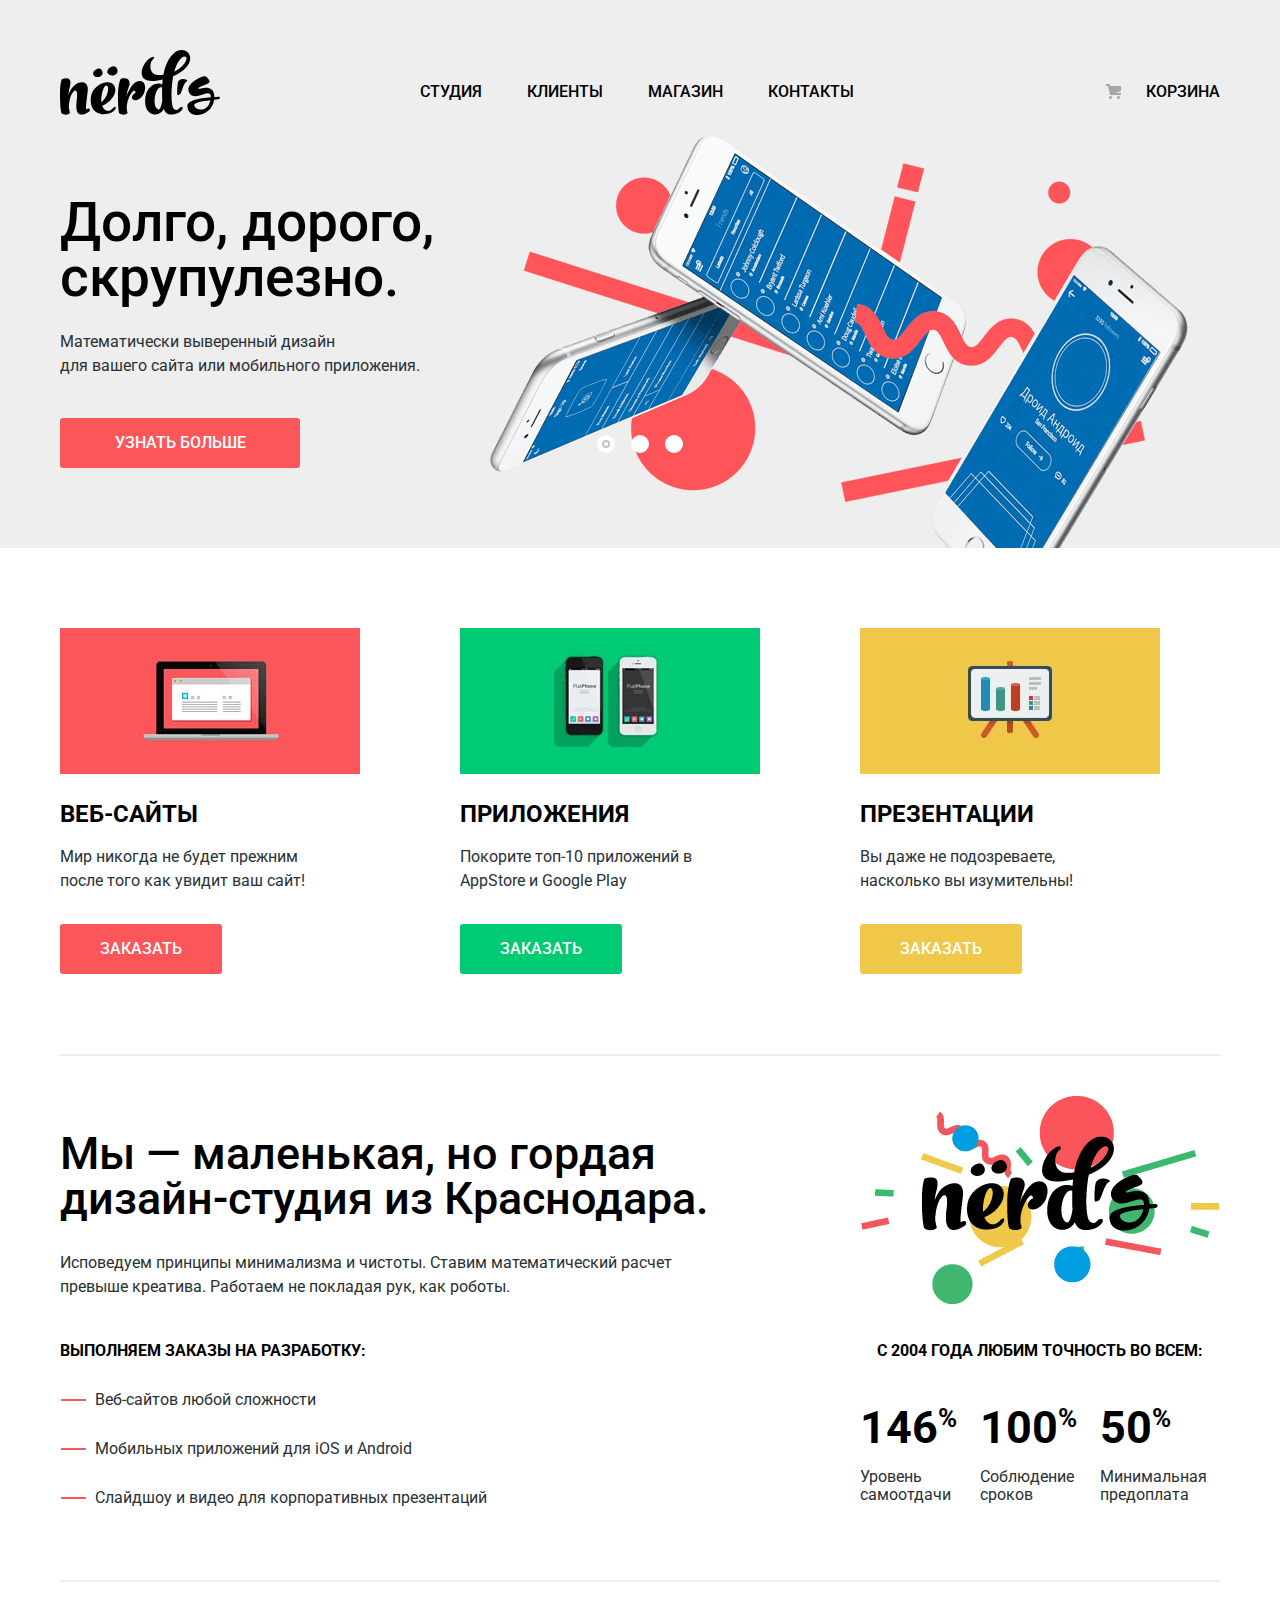
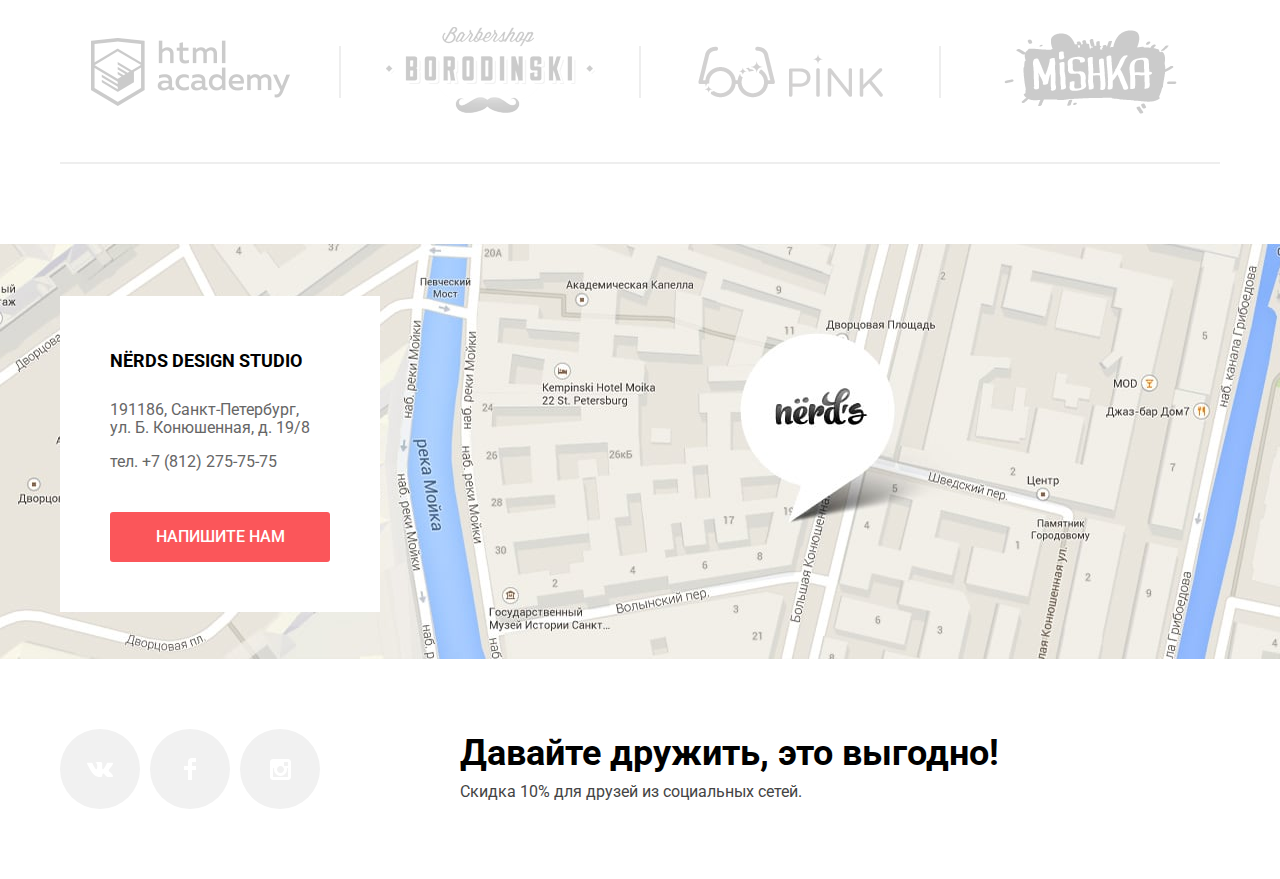
<file: index.html>
<!DOCTYPE html>
<html lang="ru">
<head>
  <meta charset="utf-8">
  <title>Нёрдс</title>
  <link href="https://fonts.googleapis.com/css?family=Roboto:400,500,700&amp;subset=cyrillic" rel="stylesheet">
  <link rel="stylesheet" href="css/normalize.min.css">
  <link rel="stylesheet" href="css/style.min.css">
</head>
<body>
  <header class="page-header">
    <div class="container">
      <div class="page-header__top">
        <a class="page-header__logo">
          <img src="img/logo.svg" width="160" height="65" alt="Логотип дизайн-студии «Нёрдс»">
        </a>
        <nav class="main-nav">
          <ul class="main-nav__list main-nav__list_main">
            <li class="main-nav__link"><a href="about.html">Студия</a></li>
            <li class="main-nav__link"><a href="clients.html">Клиенты</a></li>
            <li class="main-nav__link"><a href="catalog.html">Магазин</a></li>
            <li class="main-nav__link"><a href="contacts.html">Контакты</a></li>
          </ul>
          <ul class="main-nav__list main-nav__list_user">
            <li class="main-nav__link main-nav__link_cart"><a href="cart.html">Корзина</a></li>
          </ul>
        </nav>
      </div>
      <section class="welcome-slider">
        <h2 class="visually-hidden">Преимущества</h2>
        <ul class="welcome-slider__list">
          <li class="welcome-slider__item">
            <h3>Долго, дорого, скрупулезно.</h3>
            <p>Математически выверенный дизайн<br> для вашего сайта или мобильного приложения.</p>
            <a class="welcome-slider__button button" href="about.html">Узнать больше</a>
          </li>
          <li class="welcome-slider__item">
            <h3>Любим математику как никто другой.</h3>
            <p>Никакого креатива, только математические формулы для расчета идеальных пропорций.</p>
            <a class="welcome-slider__button button" href="about.html">Узнать больше</a>
          </li>
          <li class="welcome-slider__item">
            <h3>Только ночь,<br> только хардкор.</h3>
            <p>Работать днем, как все? Мы против этого.<br> Ближе к полуночи работа только начинается.</p>
            <a class="welcome-slider__button button" href="about.html">Узнать больше</a>
          </li>
        </ul>
        <div class="welcome-slider__dots">
          <button class="welcome-slider__dot welcome-slider__dot_active" type="button">Первый слайд</button>
          <button class="welcome-slider__dot" type="button">Второй слайд</button>
          <button class="welcome-slider__dot" type="button">Третий слайд</button>
        </div>
      </section>
    </div>
  </header>
  <main class="page-content">
    <div class="container">
      <section class="services">
        <h2 class="visually-hidden">Наши услуги</h2>
        <ul class="services__list">
          <li class="services__item services__item_pink">
            <img src="img/illustration-1.jpg" width="300" height="146" alt="Услуга «Веб-сайты»">
            <h3>Веб-сайты</h3>
            <p>Мир никогда не будет прежним<br> после того как увидит ваш сайт!</p>
            <a class="services__button button" href="services.html">Заказать</a>
          </li>
          <li class="services__item services__item_green">
            <img src="img/illustration-2.jpg" width="300" height="146" alt="Услуга «Приложения»">
            <h3>Приложения</h3>
            <p>Покорите топ-10 приложений в AppStore и Google Play</p>
            <a class="services__button button" href="services.html">Заказать</a>
          </li>
          <li class="services__item services__item_yellow">
            <img src="img/illustration-3.jpg" width="300" height="146" alt="Услуга «Презентации»">
            <h3>Презентации</h3>
            <p>Вы даже не подозреваете,<br> насколько вы изумительны!</p>
            <a class="services__button button" href="services.html">Заказать</a>
          </li>
        </ul>
      </section>
      <section class="about">
        <h2 class="visually-hidden">О нас</h2>
        <div class="about__content">
          <b class="about__title">Мы — маленькая, но гордая дизайн-студия из Краснодара.</b>
          <p class="about__description">Исповедуем принципы минимализма и чистоты. Ставим математический расчет<br> превыше креатива.
            Работаем не покладая рук, как роботы.</p>
          <span class="about__subtitle">Выполняем заказы на разработку:</span>
          <ul class="about__services">
            <li>Веб-сайтов любой сложности</li>
            <li>Мобильных приложений для iOS и Android</li>
            <li>Слайдшоу и видео для корпоративных презентаций</li>
          </ul>
        </div>
        <div class="about__statistic">
          <img src="img/nerds-illustration.png" width="360" height="208" alt="Иллюстрация дизайна-студии «Нёрдс»">
          <span class="about__subtitle">с 2004 года Любим точность во всем:</span>
          <ul class="about__features">
            <li><span>146<sup>%</sup></span> Уровень самоотдачи</li>
            <li><span>100<sup>%</sup></span> Соблюдение сроков</li>
            <li><span>50<sup>%</sup></span> Минимальная предоплата</li>
          </ul>
        </div>
      </section>
      <section class="partners">
        <h2 class="visually-hidden">Наши партнёры</h2>
        <ul class="partners__list">
          <li><a href="https://htmlacademy.ru/intensive/htmlcss" target="_blank"><img src="img/logo-1.png" width="199" height="68"
            alt="HTML Academy"></a></li>
          <li><a href="https://barber.shop" target="_blank"><img src="img/logo-2.png" width="209" height="90"
            alt="Barbershop Borodinsky"></a></li>
          <li><a href="https://pink.com" target="_blank"><img src="img/logo-3.png" width="185" height="52" alt="Pink"></a></li>
          <li><a href="https://mishka.ru" target="_blank"><img src="img/logo-4.png" width="173" height="84" alt="Mishka"></a></li>
        </ul>
      </section>
    </div>
  </main>
  <footer class="page-footer">
    <section class="map">
      <h2 class="visually-hidden">Контакты студии</h2>
      <div class="container">
        <div class="map__contacts">
          <b>NЁRDS DESIGN STUDIO</b>
          <p>191186, Санкт-Петербург,<br> ул. Б. Конюшенная, д. 19/8</p>
          <p>тел. +7 (812) 275-75-75</p>
          <a class="map__button button" href="writeus.html">Напишите нам</a>
        </div>
      </div>
      <iframe
        src="https://www.google.com/maps/embed?pb=!1m18!1m12!1m3!1d1998.5989424123647!2d30.32089461564566!3d59.938796869048474!2m3!1f0!2f0!3f0!3m2!1i1024!2i768!4f13.1!3m3!1m2!1s0x4696310fca5ba729%3A0xea9c53d4493c879f!2z0JHQvtC70YzRiNCw0Y8g0JrQvtC90Y7RiNC10L3QvdCw0Y8g0YPQuy4sIDE5LCDQodCw0L3QutGCLdCf0LXRgtC10YDQsdGD0YDQsywgMTkxMTg2!5e0!3m2!1sru!2sru!4v1530611365821"
        height="415" style="border:0; width:100%" allowfullscreen></iframe>
    </section>
    <div class="page-footer__bottom">
      <div class="container">
        <ul class="page-footer__social">
          <li><a href="https://vk.com" target="_blank">
            <span>Вконтакте</span>
            <svg xmlns="http://www.w3.org/2000/svg" width="26" height="15" viewBox="0 0 26 15">
              <path fill="#FFF"
                d="M16.138 11.51c.956-.309 2.18 2.04 3.483 2.939.978.681 1.727.534 1.727.534l3.473-.05s1.815-.112.957-1.554c-.071-.12-.503-1.069-2.585-3.022-2.177-2.043-1.882-1.712.739-5.244 1.597-2.153 2.236-3.468 2.036-4.028-.192-.539-1.365-.399-1.365-.399L20.69.713c-.381.001-.704.119-.851.515-.003.004-.621 1.666-1.445 3.079-1.741 2.989-2.436 3.148-2.724 2.961-.661-.433-.494-1.737-.494-2.664 0-2.897.432-4.105-.846-4.417-.427-.104-.739-.172-1.828-.182-1.392-.021-2.574 0-3.244.329-.445.223-.786.712-.579.74.26.035.843.16 1.155.586.401.552.389 1.789.389 1.789s.229 3.411-.54 3.834c-.528.29-1.25-.302-2.803-3.016-.793-1.388-1.392-2.922-1.392-2.922s-.116-.285-.326-.441c-.25-.185-.6-.244-.6-.244L.848.684S.29.7.085.946c-.182.218-.015.668-.015.668s2.909 6.881 6.203 10.347c3.02 3.182 6.452 2.971 6.452 2.971h1.555s.469-.054.709-.312c.224-.24.214-.691.214-.691s-.031-2.109.935-2.419z"/>
            </svg>
          </a></li>
          <li><a href="https://www.facebook.com" target="_blank">
            <span>Facebook</span>
            <svg xmlns="http://www.w3.org/2000/svg" width="12" height="22" viewBox="0 0 12 22">
              <path fill="#FFF" d="M12 4V0H8a4 4 0 0 0-4 4v4H0v4h4v10h4V12h4V8H8V4h4z"/>
            </svg>
          </a></li>
          <li><a href="https://www.instagram.com" target="_blank">
            <span>Instagram</span>
            <svg xmlns="http://www.w3.org/2000/svg" width="21" height="21" viewBox="0 0 21 21">
              <path fill="#FFF"
                d="M18 0H3C1.35 0 0 1.35 0 3v15c0 1.65 1.35 3 3 3h15c1.65 0 3-1.35 3-3V3c0-1.65-1.35-3-3-3zm-7.5 7c1.93 0 3.5 1.57 3.5 3.5S12.43 14 10.5 14 7 12.43 7 10.5 8.57 7 10.5 7zM18 18H3V9h1.181A6.504 6.504 0 0 0 4 10.5a6.5 6.5 0 1 0 13 0 6.45 6.45 0 0 0-.181-1.5H18v9zm0-11h-4V3h4v4z"/>
            </svg>
          </a></li>
        </ul>
        <div class="page-footer__promo">
          <b>Давайте дружить, это выгодно!</b>
          <p>Скидка 10% для друзей из социальных сетей.</p>
        </div>
      </div>
    </div>
  </footer>
  <section class="modal modal_callback">
    <button class="modal__close" type="button">
      <span>Закрыть</span>
      <svg xmlns="http://www.w3.org/2000/svg" width="21" height="21" viewBox="0 0 21 21">
        <path fill="#FB565A"
          d="M13.328 10.5l7.371-7.371a1.003 1.003 0 0 0 0-1.414L19.285.3a1.003 1.003 0 0 0-1.414 0L10.5 7.672 3.129.301a1.003 1.003 0 0 0-1.414 0L.301 1.715a1.003 1.003 0 0 0 0 1.414L7.672 10.5.301 17.871a1.003 1.003 0 0 0 0 1.414l1.415 1.414a1.003 1.003 0 0 0 1.414 0l7.371-7.371 7.371 7.371a1.003 1.003 0 0 0 1.414 0l1.414-1.414a1.003 1.003 0 0 0 0-1.414L13.328 10.5z"/>
      </svg>
    </button>
    <h2>Напишите нам</h2>
    <form class="callback-form" action="https://echo.htmlacademy.ru" method="post">
      <ul class="callback-form__fields">
        <li class="callback-form__item">
          <label for="callback-name">Ваше имя:</label>
          <input id="callback-name" type="text" name="name" value="" placeholder="Имя Фамилия">
        </li>
        <li class="callback-form__item">
          <label for="callback-email">Ваш e-mail:</label>
          <input id="callback-email" type="email" name="email" value="" placeholder="email@example.com">
        </li>
        <li class="callback-form__item callback-form__item_full">
          <label for="callback-comment">Текст письма:</label>
          <textarea id="callback-comment" name="comment" placeholder="В свободной форме"></textarea>
        </li>
      </ul>
      <button class="callback-form__button button" type="submit">Отправить</button>
    </form>
  </section>
  <script src="js/script.min.js"></script>
</body>
</html>
</file>
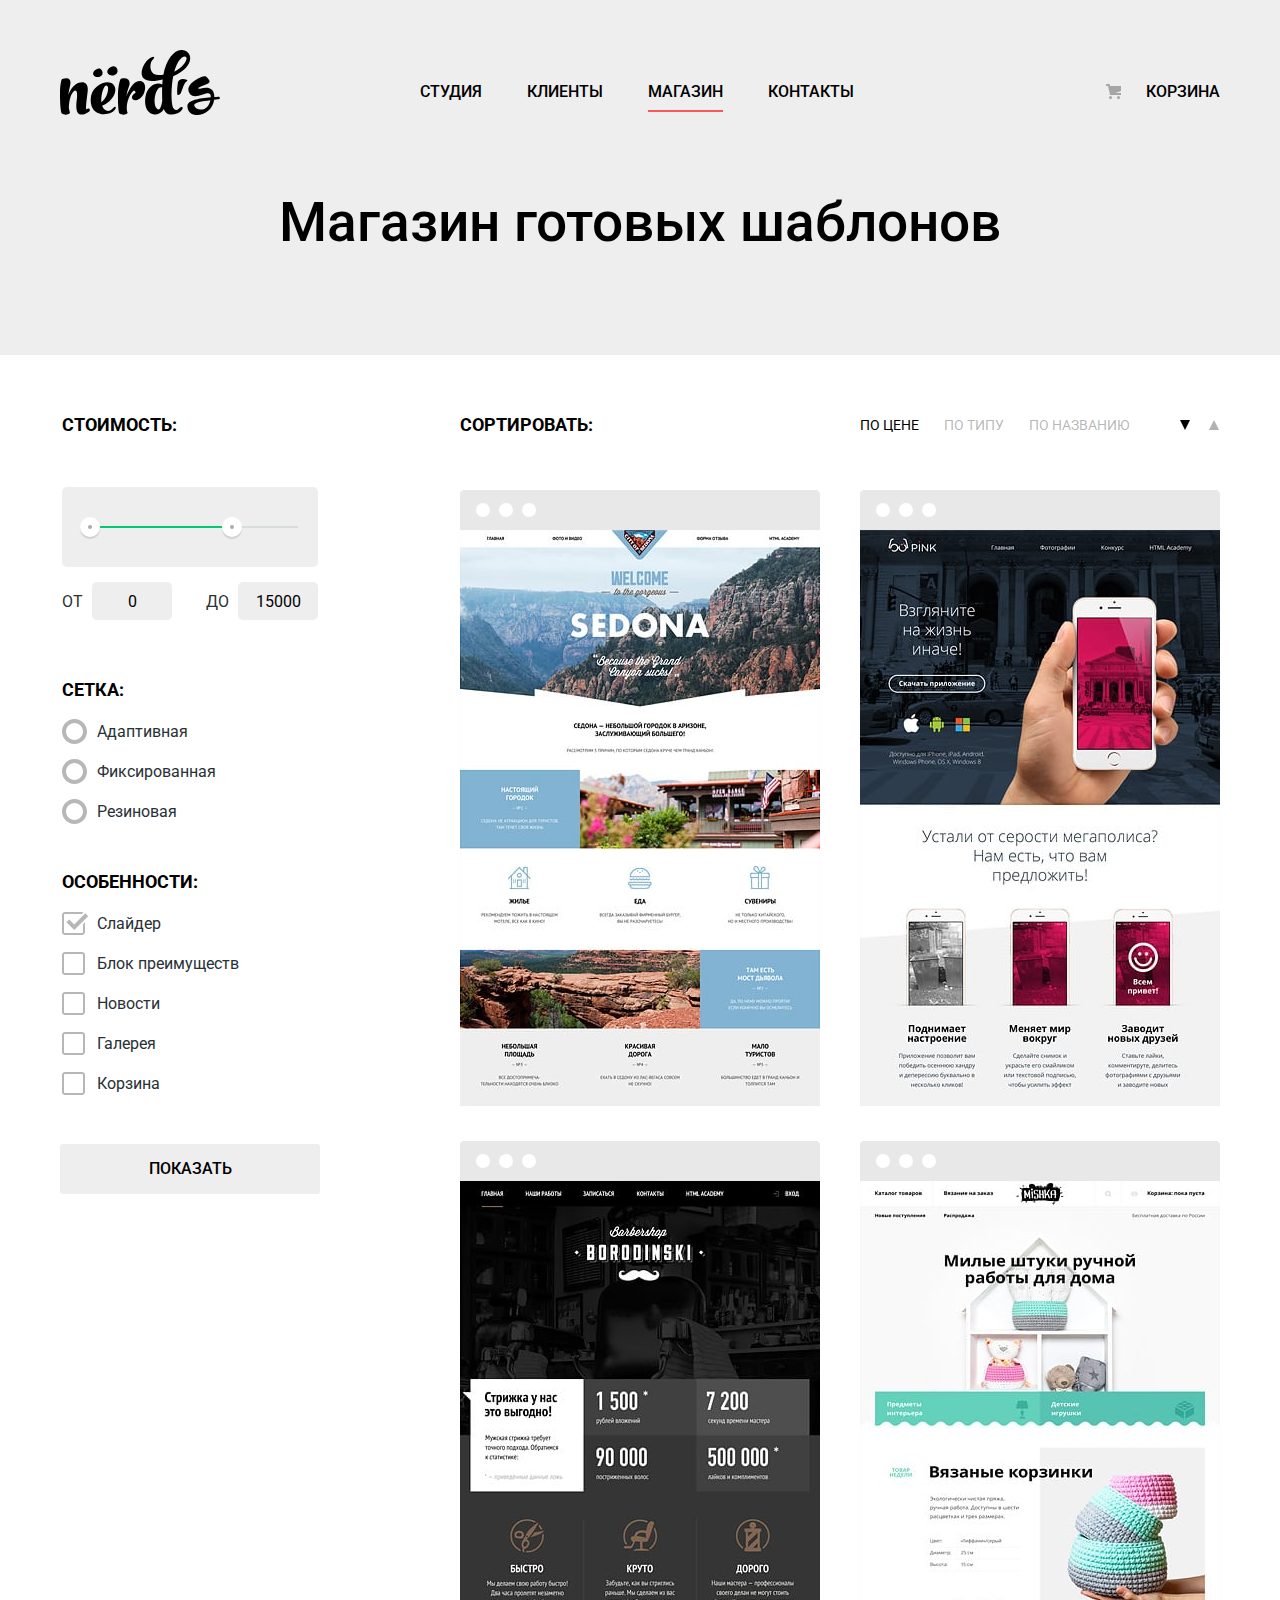
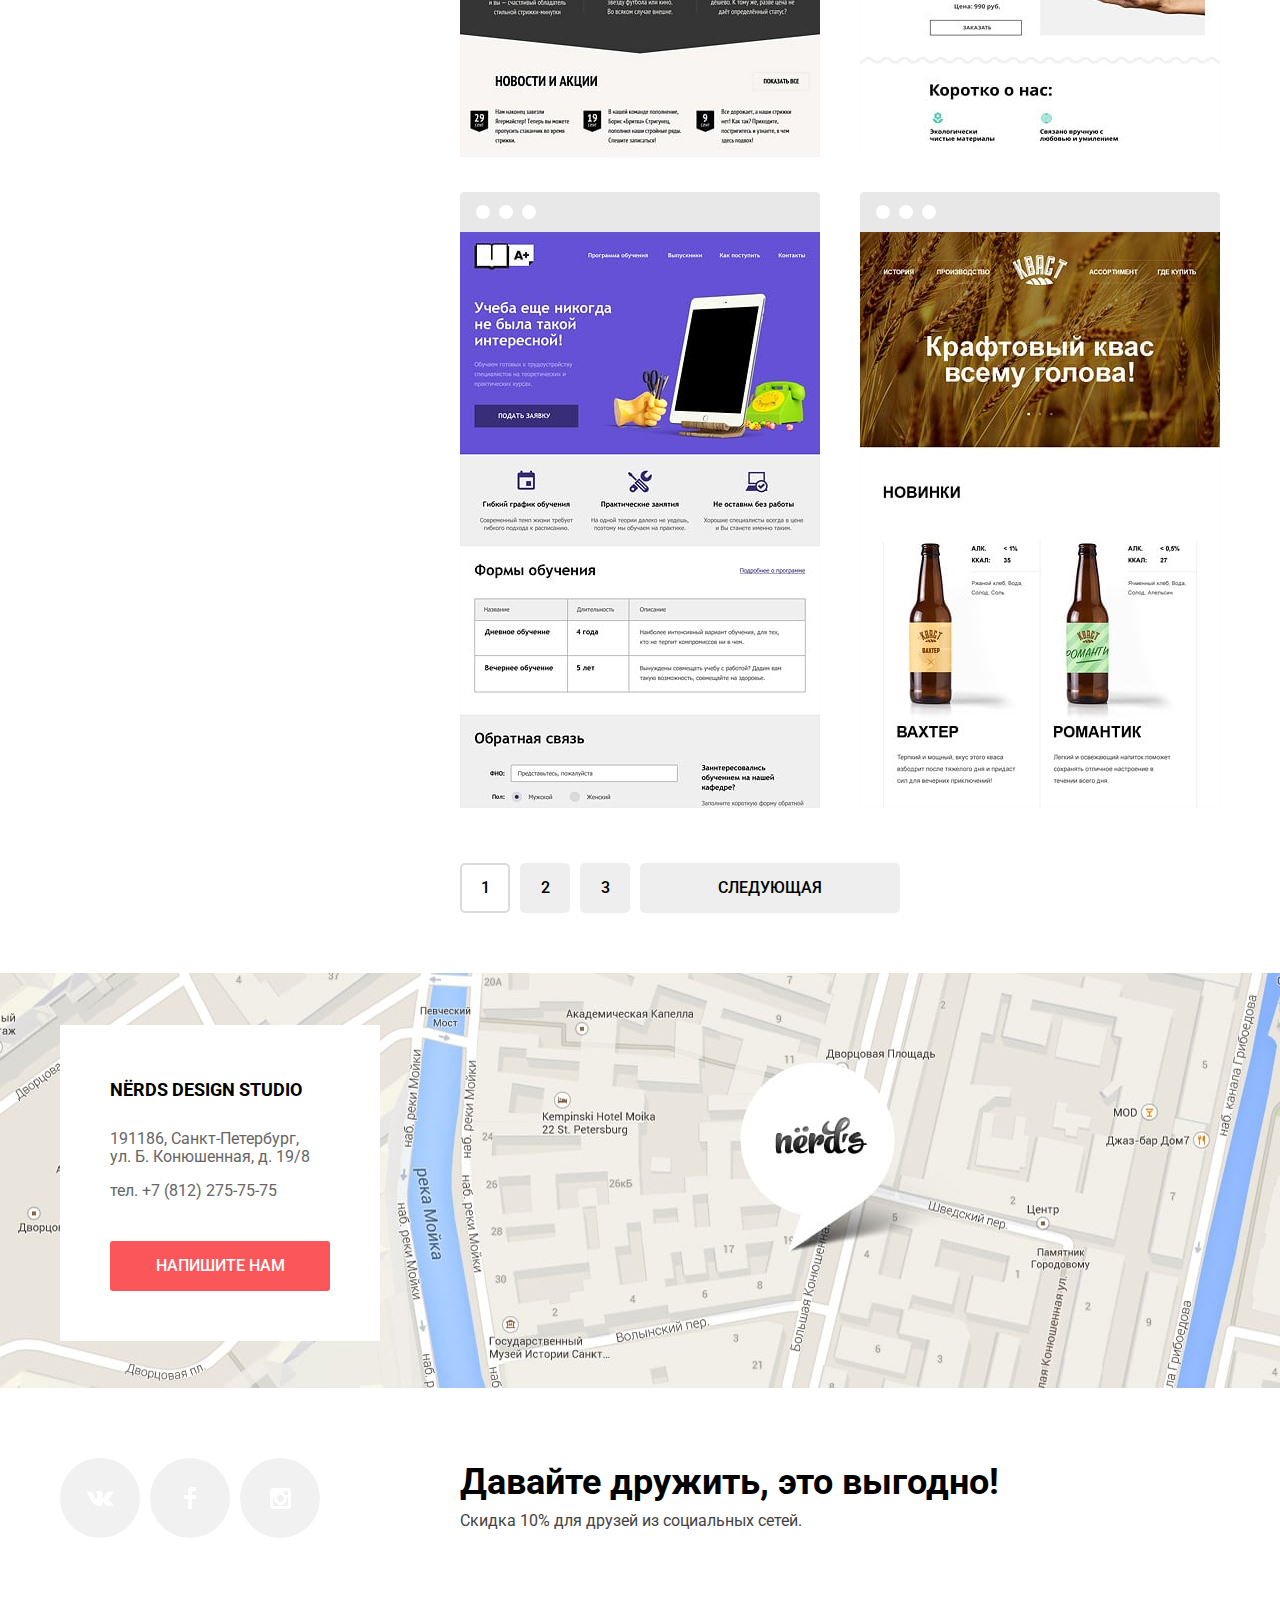
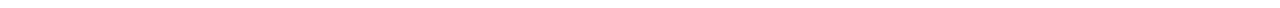
<file: catalog.html>
<!DOCTYPE html>
<html lang="ru">
<head>
  <meta charset="utf-8">
  <title>Каталог - Нёрдс</title>
  <link href="https://fonts.googleapis.com/css?family=Roboto:400,500,700&amp;subset=cyrillic" rel="stylesheet">
  <link rel="stylesheet" href="css/normalize.min.css">
  <link rel="stylesheet" href="css/style.min.css">
</head>
<body>
  <header class="page-header">
    <div class="container">
      <div class="page-header__top">
        <a href="index.html" class="page-header__logo">
          <img src="img/logo.svg" width="160" height="65" alt="Логотип дизайн-студии «Нёрдс»">
        </a>
        <nav class="main-nav">
          <ul class="main-nav__list main-nav__list_main">
            <li class="main-nav__link"><a href="about.html">Студия</a></li>
            <li class="main-nav__link"><a href="clients.html">Клиенты</a></li>
            <li class="main-nav__link main-nav__link_active"><a href="catalog.html">Магазин</a></li>
            <li class="main-nav__link"><a href="contacts.html">Контакты</a></li>
          </ul>
          <ul class="main-nav__list main-nav__list_user">
            <li class="main-nav__link main-nav__link_cart"><a href="cart.html">Корзина</a></li>
          </ul>
        </nav>
      </div>
      <div class="page-header__title">Магазин готовых шаблонов</div>
    </div>
  </header>
  <main class="page-content">
    <div class="container">
      <div class="catalog">
        <aside class="filter">
          <h2 class="visually-hidden">Фильтр товаров</h2>
          <form class="filter__form" action="https://echo.htmlacademy.ru" method="get">
            <fieldset class="filter__item filter__item_range">
              <legend>Стоимость:</legend>
              <div class="range">
                <div class="range__controls">
                  <div class="range__scale">
                    <div class="range__bar"></div>
                  </div>
                  <div class="range__toggle range__toggle_min"></div>
                  <div class="range__toggle range__toggle_max"></div>
                </div>
                <div class="range__price">
                  <label class="range__field range__field_min">от <input name="min-price" type="text" value="0"></label>
                  <label class="range__field range__field_max">до <input name="max-price" type="text" value="15000"></label>
                </div>
              </div>
            </fieldset>
            <fieldset class="filter__item">
              <legend>Сетка:</legend>
              <ul class="filter__list filter__list_radio">
                <li class="filter__option">
                  <input class="visually-hidden filter__input" type="radio" name="grid-group" value="adaptive" id="filter-adaptive">
                  <label for="filter-adaptive">Адаптивная</label>
                </li>
                <li class="filter__option">
                  <input class="visually-hidden filter__input" type="radio" name="grid-group" value="fixed" id="filter-fixed">
                  <label for="filter-fixed">Фиксированная</label>
                </li>
                <li class="filter__option">
                  <input class="visually-hidden filter__input" type="radio" name="grid-group" value="fluid" id="filter-fluid">
                  <label for="filter-fluid">Резиновая</label>
                </li>
              </ul>
            </fieldset>
            <fieldset class="filter__item">
              <legend>Особенности:</legend>
              <ul class="filter__list filter__list_checkbox">
                <li class="filter__option">
                  <input class="visually-hidden filter__input" type="checkbox" name="slider" id="filter-slider" checked>
                  <label for="filter-slider">Слайдер</label>
                </li>
                <li class="filter__option">
                  <input class="visually-hidden filter__input" type="checkbox" name="features" id="filter-features">
                  <label for="filter-features">Блок преимуществ</label>
                </li>
                <li class="filter__option">
                  <input class="visually-hidden filter__input" type="checkbox" name="news" id="filter-news">
                  <label for="filter-news">Новости</label>
                </li>
                <li class="filter__option">
                  <input class="visually-hidden filter__input" type="checkbox" name="gallery" id="filter-gallery">
                  <label for="filter-gallery">Галерея</label>
                </li>
                <li class="filter__option">
                  <input class="visually-hidden filter__input" type="checkbox" name="cart" id="filter-cart">
                  <label for="filter-cart">Корзина</label>
                </li>
              </ul>
            </fieldset>
            <button type="submit" class="filter__button button">Показать</button>
          </form>
        </aside>
        <section class="catalog__wrap">
          <div class="sort">
            <span>Сортировать:</span>
            <ul class="sort__list sort__list_characteristics">
              <li class="sort__item sort__item_active"><a href="catalog.html">По цене</a></li>
              <li class="sort__item"><a href="catalog.html">По типу</a></li>
              <li class="sort__item"><a href="catalog.html">По названию</a></li>
            </ul>
            <ul class="sort__list sort__list_direction">
              <li class="sort__item sort__item_down sort__item_active"><a href="catalog.html">По убыванию</a></li>
              <li class="sort__item sort__item_up"><a href="catalog.html">По нарастанию</a></li>
            </ul>
          </div>
          <ul class="catalog__list">
            <li class="catalog__item" tabindex="0">
              <img src="img/img-sedona.jpg" width="360" height="576" alt="Sedona">
              <div class="catalog__about">
                <h3 class="catalog__name"><a href="catalog-item.html">Sedona</a></h3>
                <p>Информационный сайт<br> для туристов</p>
                <a href="cart.html" class="catalog__price button">9 900 руб.</a>
              </div>
            </li>
            <li class="catalog__item" tabindex="0">
              <img src="img/img-pink.jpg" width="360" height="576" alt="Pink">
              <div class="catalog__about">
                <h3 class="catalog__name"><a href="catalog-item.html">Pink App</a></h3>
                <p>Продуктовый лендинг<br> приложения для iOS и Android</p>
                <a href="cart.html" class="catalog__price button">9 900 руб.</a>
              </div>
            </li>
            <li class="catalog__item" tabindex="0">
              <img src="img/img-barbershop.jpg" width="360" height="576" alt="Barbershop">
              <div class="catalog__about">
                <h3 class="catalog__name"><a href="catalog-item.html">Barbershop</a></h3>
                <p>Сайт салоны красоты.<br> Для мужчин, да.</p>
                <a href="cart.html" class="catalog__price button">9 900 руб.</a>
              </div>
            </li>
            <li class="catalog__item" tabindex="0">
              <img src="img/img-mishka.jpg" width="360" height="576" alt="Mishka">
              <div class="catalog__about">
                <h3 class="catalog__name"><a href="catalog-item.html">Mishka</a></h3>
                <p>Интернет-магазин<br> вязаных игрушек</p>
                <a href="cart.html" class="catalog__price button">9 900 руб.</a>
              </div>
            </li>
            <li class="catalog__item" tabindex="0">
              <img src="img/img-aplus.jpg" width="360" height="576" alt="Aplus">
              <div class="catalog__about">
                <h3 class="catalog__name"><a href="catalog-item.html">A Plus</a></h3>
                <p>Лендинг курсов повышения квалификации</p>
                <a href="cart.html" class="catalog__price button">9 900 руб.</a>
              </div>
            </li>
            <li class="catalog__item" tabindex="0">
              <img src="img/img-kvast.jpg" width="360" height="576" alt="Kvast">
              <div class="catalog__about">
                <h3 class="catalog__name"><a href="catalog-item.html">Кваст</a></h3>
                <p>Промо-сайт производителя крафтового кваса</p>
                <a href="cart.html" class="catalog__price button">9 900 руб.</a>
              </div>
            </li>
          </ul>
          <ul class="pagination">
            <li class="pagination__item pagination__item_current"><a>1</a></li>
            <li class="pagination__item"><a href="catalog.html">2</a></li>
            <li class="pagination__item"><a href="catalog.html">3</a></li>
            <li class="pagination__item pagination__item_next"><a href="catalog.html">Следующая</a></li>
          </ul>
        </section>
      </div>
    </div>
  </main>
  <footer class="page-footer">
    <section class="map">
      <h2 class="visually-hidden">Контакты студии</h2>
      <div class="container">
        <div class="map__contacts">
          <b>NЁRDS DESIGN STUDIO</b>
          <p>191186, Санкт-Петербург,<br> ул. Б. Конюшенная, д. 19/8</p>
          <p>тел. +7 (812) 275-75-75</p>
          <a class="map__button button" href="writeus.html">Напишите нам</a>
        </div>
      </div>
      <iframe
        src="https://www.google.com/maps/embed?pb=!1m18!1m12!1m3!1d1998.5989424123647!2d30.32089461564566!3d59.938796869048474!2m3!1f0!2f0!3f0!3m2!1i1024!2i768!4f13.1!3m3!1m2!1s0x4696310fca5ba729%3A0xea9c53d4493c879f!2z0JHQvtC70YzRiNCw0Y8g0JrQvtC90Y7RiNC10L3QvdCw0Y8g0YPQuy4sIDE5LCDQodCw0L3QutGCLdCf0LXRgtC10YDQsdGD0YDQsywgMTkxMTg2!5e0!3m2!1sru!2sru!4v1530611365821"
        height="415" style="border:0; width:100%" allowfullscreen></iframe>
    </section>
    <div class="page-footer__bottom">
      <div class="container">
        <ul class="page-footer__social">
          <li><a href="https://vk.com" target="_blank">
            <span>Вконтакте</span>
            <svg xmlns="http://www.w3.org/2000/svg" width="26" height="15" viewBox="0 0 26 15">
              <path fill="#FFF"
                d="M16.138 11.51c.956-.309 2.18 2.04 3.483 2.939.978.681 1.727.534 1.727.534l3.473-.05s1.815-.112.957-1.554c-.071-.12-.503-1.069-2.585-3.022-2.177-2.043-1.882-1.712.739-5.244 1.597-2.153 2.236-3.468 2.036-4.028-.192-.539-1.365-.399-1.365-.399L20.69.713c-.381.001-.704.119-.851.515-.003.004-.621 1.666-1.445 3.079-1.741 2.989-2.436 3.148-2.724 2.961-.661-.433-.494-1.737-.494-2.664 0-2.897.432-4.105-.846-4.417-.427-.104-.739-.172-1.828-.182-1.392-.021-2.574 0-3.244.329-.445.223-.786.712-.579.74.26.035.843.16 1.155.586.401.552.389 1.789.389 1.789s.229 3.411-.54 3.834c-.528.29-1.25-.302-2.803-3.016-.793-1.388-1.392-2.922-1.392-2.922s-.116-.285-.326-.441c-.25-.185-.6-.244-.6-.244L.848.684S.29.7.085.946c-.182.218-.015.668-.015.668s2.909 6.881 6.203 10.347c3.02 3.182 6.452 2.971 6.452 2.971h1.555s.469-.054.709-.312c.224-.24.214-.691.214-.691s-.031-2.109.935-2.419z"/>
            </svg>
          </a></li>
          <li><a href="https://www.facebook.com" target="_blank">
            <span>Facebook</span>
            <svg xmlns="http://www.w3.org/2000/svg" width="12" height="22" viewBox="0 0 12 22">
              <path fill="#FFF" d="M12 4V0H8a4 4 0 0 0-4 4v4H0v4h4v10h4V12h4V8H8V4h4z"/>
            </svg>
          </a></li>
          <li><a href="https://www.instagram.com" target="_blank">
            <span>Instagram</span>
            <svg xmlns="http://www.w3.org/2000/svg" width="21" height="21" viewBox="0 0 21 21">
              <path fill="#FFF"
                d="M18 0H3C1.35 0 0 1.35 0 3v15c0 1.65 1.35 3 3 3h15c1.65 0 3-1.35 3-3V3c0-1.65-1.35-3-3-3zm-7.5 7c1.93 0 3.5 1.57 3.5 3.5S12.43 14 10.5 14 7 12.43 7 10.5 8.57 7 10.5 7zM18 18H3V9h1.181A6.504 6.504 0 0 0 4 10.5a6.5 6.5 0 1 0 13 0 6.45 6.45 0 0 0-.181-1.5H18v9zm0-11h-4V3h4v4z"/>
            </svg>
          </a></li>
        </ul>
        <div class="page-footer__promo">
          <b>Давайте дружить, это выгодно!</b>
          <p>Скидка 10% для друзей из социальных сетей.</p>
        </div>
      </div>
    </div>
  </footer>
  <section class="modal modal_callback">
    <button class="modal__close" type="button">
      <span>Закрыть</span>
      <svg xmlns="http://www.w3.org/2000/svg" width="21" height="21" viewBox="0 0 21 21">
        <path fill="#FB565A"
          d="M13.328 10.5l7.371-7.371a1.003 1.003 0 0 0 0-1.414L19.285.3a1.003 1.003 0 0 0-1.414 0L10.5 7.672 3.129.301a1.003 1.003 0 0 0-1.414 0L.301 1.715a1.003 1.003 0 0 0 0 1.414L7.672 10.5.301 17.871a1.003 1.003 0 0 0 0 1.414l1.415 1.414a1.003 1.003 0 0 0 1.414 0l7.371-7.371 7.371 7.371a1.003 1.003 0 0 0 1.414 0l1.414-1.414a1.003 1.003 0 0 0 0-1.414L13.328 10.5z"/>
      </svg>
    </button>
    <h2>Напишите нам</h2>
    <form class="callback-form" action="https://echo.htmlacademy.ru" method="post">
      <ul class="callback-form__fields">
        <li class="callback-form__item">
          <label for="callback-name">Ваше имя:</label>
          <input id="callback-name" type="text" name="name" value="" placeholder="Имя Фамилия">
        </li>
        <li class="callback-form__item">
          <label for="callback-email">Ваш e-mail:</label>
          <input id="callback-email" type="email" name="email" value="" placeholder="email@example.com">
        </li>
        <li class="callback-form__item callback-form__item_full">
          <label for="callback-comment">Текст письма:</label>
          <textarea id="callback-comment" name="comment" placeholder="В свободной форме"></textarea>
        </li>
      </ul>
      <button class="callback-form__button button" type="submit">Отправить</button>
    </form>
  </section>
  <script src="js/script.min.js"></script>
</body>
</html>
</file>
<file: css/style.min.css>
@-webkit-keyframes bounce{0%{-webkit-transform:translateY(-2000px);transform:translateY(-2000px)}70%{-webkit-transform:translateY(10px);transform:translateY(10px)}90%{-webkit-transform:translateY(-10px);transform:translateY(-10px)}to{-webkit-transform:translateY(0);transform:translateY(0)}}@keyframes bounce{0%{-webkit-transform:translateY(-2000px);transform:translateY(-2000px)}70%{-webkit-transform:translateY(10px);transform:translateY(10px)}90%{-webkit-transform:translateY(-10px);transform:translateY(-10px)}to{-webkit-transform:translateY(0);transform:translateY(0)}}@-webkit-keyframes shake{0%,to{-webkit-transform:translateX(0);transform:translateX(0)}10%,30%,50%,70%,90%{-webkit-transform:translateX(-10px);transform:translateX(-10px)}20%,40%,60%,80%{-webkit-transform:translateX(10px);transform:translateX(10px)}}@keyframes shake{0%,to{-webkit-transform:translateX(0);transform:translateX(0)}10%,30%,50%,70%,90%{-webkit-transform:translateX(-10px);transform:translateX(-10px)}20%,40%,60%,80%{-webkit-transform:translateX(10px);transform:translateX(10px)}}html{box-sizing:border-box}*,:after,:before{box-sizing:inherit}body,html{margin:0;padding:0}body{min-width:1200px;font-size:16px;line-height:24px;font-family:"Roboto","Arial",sans-serif;color:#283136;background-color:#fff}a{text-decoration:none}img{max-width:100%;height:auto;vertical-align:middle}.visually-hidden:not(:focus):not(:active),input[type=checkbox].visually-hidden,input[type=radio].visually-hidden{position:absolute;width:1px;height:1px;margin:-1px;padding:0;overflow:hidden;white-space:nowrap;border:0;clip:rect(0 0 0 0);-webkit-clip-path:inset(100%);clip-path:inset(100%)}.container{width:1200px;margin:0 auto;padding:0 20px}.button{display:inline-block;padding:16px 40px;font-weight:500;line-height:18px;vertical-align:middle;text-align:center;color:#fff;text-transform:uppercase;background-color:#fb565a;border:0;border-radius:3px;cursor:pointer}.button:hover{background-color:#e74246}.button:active{color:rgba(255,255,255,.3);background-color:#d7373b;box-shadow:inset 0 3px 0 rgba(1,1,1,.1)}.range{margin-top:30px}.range__controls{position:relative;height:80px;margin-bottom:15px;padding:39px 20px 0;background-color:#eee;border-radius:5px}.range__scale{height:2px;background-color:#d7dcde}.range__bar{width:70%;height:2px;background:#00ca74}.range__toggle{position:absolute;top:30px;left:0;width:20px;height:20px;padding:0;background-color:#ababab;border:8px solid #fff;border-radius:50%;box-shadow:0 2px 1px 0 #cfcfcf;cursor:pointer}.range__toggle_min{left:18px}.range__toggle_max{left:160px}.range__price{display:flex}.range__field{width:50%;text-transform:uppercase}.range__field input{width:80px;height:38px;margin-left:5px;text-align:center;background-color:#eee;border:0;border-radius:5px}.range__field_max{text-align:right}.sort{display:flex;align-items:center;margin-bottom:50px}.pagination li,.sort span{color:#000;text-transform:uppercase}.sort span{display:block;width:160px;font-size:18px;font-weight:700;line-height:30px}.sort__list{display:flex;margin:0;padding:0;list-style:none;font-size:14px;line-height:18px;text-transform:uppercase}.filter__option label:active,.sort__list a{color:rgba(0,0,0,.3)}.sort__list a:hover{color:rgba(0,0,0,.6)}.modal h2,.sort__item_active a,.sort__list a:active{color:#000}.sort__item{position:relative}.sort__list_characteristics{margin-left:auto}.sort__list_characteristics li+li{margin-left:25px}.sort__list_direction{flex-basis:90px;justify-content:flex-end}.sort__list_direction li+li{margin-left:18px}.sort__list_direction a{display:block;width:11px;height:10px;font-size:0;opacity:.3}.sort__list_direction a:hover{opacity:.6}.filter__option label:hover::before,.modal__close:hover svg,.partners__list a:hover,.sort__item_active a,.sort__list_direction a:active{opacity:1}.sort__item_down a::before,.sort__item_up a::before{content:"";position:absolute;top:0;left:0;width:0;height:0;border-right:5px solid transparent;border-left:5px solid transparent}.sort__item_down a::before{border-top:10px solid #000}.sort__item_up a::before{border-bottom:10px solid #000}.pagination{display:flex;margin:20px 0 0;padding:0;list-style:none}.pagination li{font-weight:500;line-height:18px}.pagination li+li{margin-left:10px}.pagination a{display:flex;justify-content:center;align-items:center;width:50px;height:50px;color:#000;background-color:#eee;border-radius:5px}.pagination a[href]:hover{background-color:#dfdfdf}.pagination a[href]:active{color:rgba(0,0,0,.3);background-color:#d5d5d5;box-shadow:inset 0 3px 0 rgba(1,1,1,.1)}.pagination__item_current a{background-color:#fff;border:2px solid #dbdbdb}.pagination__item_next a{width:260px}.modal{position:fixed;top:25px;left:50%;z-index:99;display:none;width:960px;margin-left:-480px;padding:65px 100px 85px;background-color:#fff;box-shadow:0 20px 40px rgba(0,1,1,.75)}.modal_open{display:block;-webkit-animation:bounce .6s;animation:bounce .6s}.modal_error{-webkit-animation:shake .6s;animation:shake .6s}.modal__close{position:absolute;top:75px;right:85px;display:flex;align-content:center;padding:5px;background-color:transparent;border:0;cursor:pointer}.modal__close span{font-size:0}.modal__close svg{opacity:.3}.filter__option label:active::before,.modal__close:active svg,.partners__list a:active{opacity:.1}.modal h2{margin:0 0 40px;font-size:45px;line-height:45px}.callback-form__fields{display:flex;flex-wrap:wrap;margin:0 -20px;padding:0;list-style:none}.callback-form__item{width:50%;margin-bottom:35px;padding:0 20px}.callback-form__item label{display:block;margin-bottom:10px;font-weight:700;line-height:18px;color:#000}.callback-form__item input,.callback-form__item textarea{width:100%;border:2px solid #d7dcde;border-radius:5px}.callback-form__item input:not(.error):hover,.callback-form__item textarea:not(.error):hover{border-color:#b4b9bb}.callback-form__item input:not(.error):focus,.callback-form__item textarea:not(.error):focus{border-color:#000}.callback-form__item input::-webkit-input-placeholder,.callback-form__item textarea::-webkit-input-placeholder{color:rgba(68,68,68,.5)}.callback-form__item input:-ms-input-placeholder,.callback-form__item input::-ms-input-placeholder,.callback-form__item textarea:-ms-input-placeholder,.callback-form__item textarea::-ms-input-placeholder{color:rgba(68,68,68,.5)}.callback-form__item input::placeholder,.callback-form__item textarea::placeholder{color:rgba(68,68,68,.5)}.callback-form__item input{height:50px;padding:0 15px}.callback-form__item textarea{min-height:120px;padding:15px;resize:vertical}.callback-form__item .error{border-color:#e74246}.callback-form__item .error::-webkit-input-placeholder{color:#e74246}.callback-form__item .error:-ms-input-placeholder,.callback-form__item .error::-ms-input-placeholder{color:#e74246}.callback-form__item .error::placeholder{color:#e74246}.callback-form__item_full{width:100%}.callback-form__button{width:260px}.page-header{background-color:#eee}.page-header__top{display:flex;align-items:center;padding-top:50px}.page-header__logo{margin-right:200px}.page-header__logo[href]:hover{opacity:.8}.page-header__logo[href]:active{opacity:.3}.page-header__title{padding:80px 0 105px;font-weight:500;font-size:55px;line-height:55px;text-align:center;color:#000}.main-nav{display:flex;flex-grow:1;margin-top:20px;font-weight:500;line-height:30px;color:#000;text-transform:uppercase}.main-nav__list{display:flex;flex-wrap:wrap;margin:0;padding:0;list-style:none}.main-nav__list li+li{margin-left:45px}.main-nav__list_user{margin-left:auto}.main-nav__link a{position:relative;display:block;padding:3px 0;vertical-align:middle;color:#000;border-bottom:2px solid transparent}.main-nav__link:not(.main-nav__link_active) a:hover{color:#fb565a}.main-nav__link:not(.main-nav__link_active) a:active{color:rgba(0,0,0,.3)}.main-nav__link_cart a{padding-left:40px}.main-nav__link_cart a::before{content:"";position:absolute;top:10px;left:0;width:15px;height:15px;background-image:url(.././img/cart-icon.svg)}.main-nav__link_active a{border-bottom-color:#fb565a}.welcome-slider{position:relative}.welcome-slider__list{margin:0;padding:0;list-style:none}.welcome-slider__item{display:none;padding:80px 0;background-repeat:no-repeat}.welcome-slider__item:nth-child(1){display:block;background-image:url(.././img/slide-1.png);background-position:93% 100%}.welcome-slider__item:nth-child(2){background-image:url(.././img/slide-2.png);background-position:100% 100%}.welcome-slider__item:nth-child(3){background-image:url(.././img/slide-3.png);background-position:100% 100%}.welcome-slider__item h3{max-width:600px;margin:0 0 25px;font-weight:500;font-size:55px;line-height:55px;color:#000}.welcome-slider__item p{max-width:430px;margin:0 0 40px}.welcome-slider__button{width:240px}.welcome-slider__dots{position:absolute;bottom:95px;left:50%;display:flex;justify-content:center;-webkit-transform:translateX(-50%);transform:translateX(-50%)}.welcome-slider__dot{position:relative;width:18px;height:18px;margin:0 8px;font-size:0;background-color:#fff;border:0;border-radius:50%}.welcome-slider__dot:not(.welcome-slider__dot_active){cursor:pointer}.welcome-slider__dot_active::after{content:"";position:absolute;top:50%;left:50%;z-index:1;width:8px;height:8px;margin-top:-4px;margin-left:-4px;border:2px solid #c2c2c2;border-radius:50%}.services{padding:80px 0;border-bottom:2px solid #eee}.services__list{display:flex;justify-content:space-between;margin:0 60px 0 0;padding:0;list-style:none}.services__item{flex-basis:300px}.services__item img{margin-bottom:25px}.services__item h3{margin:0;font-size:24px;line-height:30px;color:#000;text-transform:uppercase}.services__button{margin-top:15px}.services__item_green .button{background-color:#00ca74}.services__item_green .button:hover{background-color:#00bc6c}.services__item_green .button:active{background-color:#00aa62}.services__item_yellow .button{background-color:#efc84a}.services__item_yellow .button:hover{background-color:#eab534}.services__item_yellow .button:active{background-color:#e5a722}.about{display:flex;justify-content:space-between;padding:40px 0 70px;border-bottom:2px solid #eee}.about__content{flex-basis:760px;margin-top:35px}.about__statistic{flex-basis:360px;text-align:center}.about__statistic img{margin-bottom:35px}.about__features span,.about__title{display:block;margin-bottom:30px;font-weight:500;font-size:45px;line-height:45px;color:#000}.about__description{margin-bottom:40px}.about__subtitle{font-weight:700;color:#000;text-transform:uppercase}.about__features,.about__services{padding:0;list-style:none}.about__services{margin:25px 0 0}.about__services li,.filter__option label{position:relative;padding-left:35px}.about__services li::before,.partners__list li+li::before{content:"";position:absolute;top:50%;left:1px;width:25px;height:2px;background-color:#fb565a;-webkit-transform:translateY(-50%);transform:translateY(-50%)}.about__services li+li{margin-top:25px}.about__features{display:flex;margin:60px 0 0;line-height:18px}.about__features li{text-align:left}.about__features li+li{margin-left:23px}.about__features span{margin-bottom:35px;font-weight:700;line-height:10px}.about__features sup{top:-5px;font-size:26px;vertical-align:top}.partners{margin-bottom:80px;padding:45px 0;border-bottom:2px solid #eee}.partners__list{display:flex;justify-content:space-between;align-items:center;margin:0;padding:0;list-style:none}.partners__list li{position:relative;flex-basis:260px;text-align:center}.partners__list li+li::before{left:-21px;width:2px;height:52px;background-color:#eee}.partners__list a{opacity:.2}.map{position:relative;height:415px;background-color:#eae6dd;background-image:url(.././img/map.jpg);background-repeat:no-repeat;background-position:50% 50%}.map .container{position:relative;z-index:2}.map iframe{position:absolute;top:0;left:0;z-index:1}.map__contacts{position:absolute;top:52px;width:320px;padding:50px;line-height:18px;color:#666;background-color:#fff}.filter legend,.map__contacts b{font-weight:700;font-size:18px;line-height:30px;color:#000}.map__contacts b{display:block;margin-bottom:25px}.map__button{width:100%;margin-top:25px}.filter{flex-basis:260px}.filter fieldset{padding:0;border:0}.filter legend{margin-bottom:17px;text-transform:uppercase}.filter__item{margin-bottom:45px}.filter__item_range{margin-bottom:55px}.filter__option{line-height:20px}.filter__option label{cursor:pointer}.filter__option label::before{opacity:.4}.filter__option .filter__input:focus+label::before{opacity:1}.filter__option+.filter__option{margin-top:20px}.filter__button{width:100%;margin-top:5px;color:#000;background-color:#eee}.filter__button:hover{background-color:#dfdfdf}.filter__button:active{color:rgba(0,0,0,.3);background-color:#d5d5d5}.filter__list{margin:0;padding:0;list-style:none}.filter__list_radio label::before{content:"";position:absolute;top:50%;left:0;width:25px;height:26px;background-image:url(.././img/radio-off.svg);background-repeat:no-repeat;-webkit-transform:translateY(-50%);transform:translateY(-50%)}.filter__list_radio .filter__input:checked+label::before{background-image:url(.././img/radio-on.svg)}.filter__list_checkbox label::before{content:"";position:absolute;top:50%;left:0;width:24px;height:24px;background-image:url(.././img/checkbox-off.svg);background-repeat:no-repeat;-webkit-transform:translateY(-50%);transform:translateY(-50%)}.filter__list_checkbox .filter__input:checked+label::before{width:27px;height:24px;background-image:url(.././img/checkbox-on.svg)}.catalog{display:flex;justify-content:space-between;padding:55px 0 60px}.catalog__wrap{flex-basis:760px}.catalog__list{display:flex;flex-wrap:wrap;margin:0 -20px;padding:0;list-style:none}.catalog__item{position:relative;flex-basis:360px;margin:40px 20px 35px}.catalog__item::after,.catalog__item::before{content:"";position:absolute;left:0;width:100%}.catalog__item::after{box-shadow:inset 0 0 1px 0 rgba(0,0,0,.1);top:0;height:100%}.catalog__item::before{top:-40px;z-index:3;height:40px;background-image:url(.././img/browser.svg);opacity:.12}.catalog__item:hover{box-shadow:0 6px 15px 0 rgba(0,1,1,.25)}.catalog__item:hover::before{opacity:1}.catalog__about{position:absolute;bottom:0;z-index:3;display:none;width:100%;padding:30px 40px 40px;line-height:18px;text-align:center;color:#666;background-color:#eee}.catalog__item:hover .catalog__about{display:block}.catalog__item:focus .catalog__about,.catalog__item:focus-within .catalog__about{display:block}.catalog__name{margin:0;font-size:18px;line-height:30px;text-transform:uppercase}.catalog__name a{color:#000}.catalog__name a:hover{color:#fb565a}.catalog__name a:active{color:rgba(0,0,0,.3)}.catalog__price{min-width:200px;margin-top:15px}.page-footer__bottom{padding:70px 0}.page-footer__bottom .container,.page-footer__social a{display:flex;align-items:center}.page-footer__social{display:flex;flex-basis:260px;justify-content:space-between;margin:0;padding:0;list-style:none}.page-footer__social a{justify-content:center;width:80px;height:80px;background-color:#f1f1f1;border-radius:50%}.page-footer__social a:hover{background-color:#e74246}.page-footer__social a:active{background-color:#d7373b;box-shadow:inset 0 3px 0 rgba(1,1,1,.1);opacity:.3}.page-footer__social span{font-size:0}.page-footer__promo{flex-basis:760px;margin-left:auto;line-height:22px;color:#444}.page-footer__promo b{display:block;margin-bottom:10px;font-size:36px;line-height:36px;color:#000}.page-footer__promo p{margin:0}
</file>
